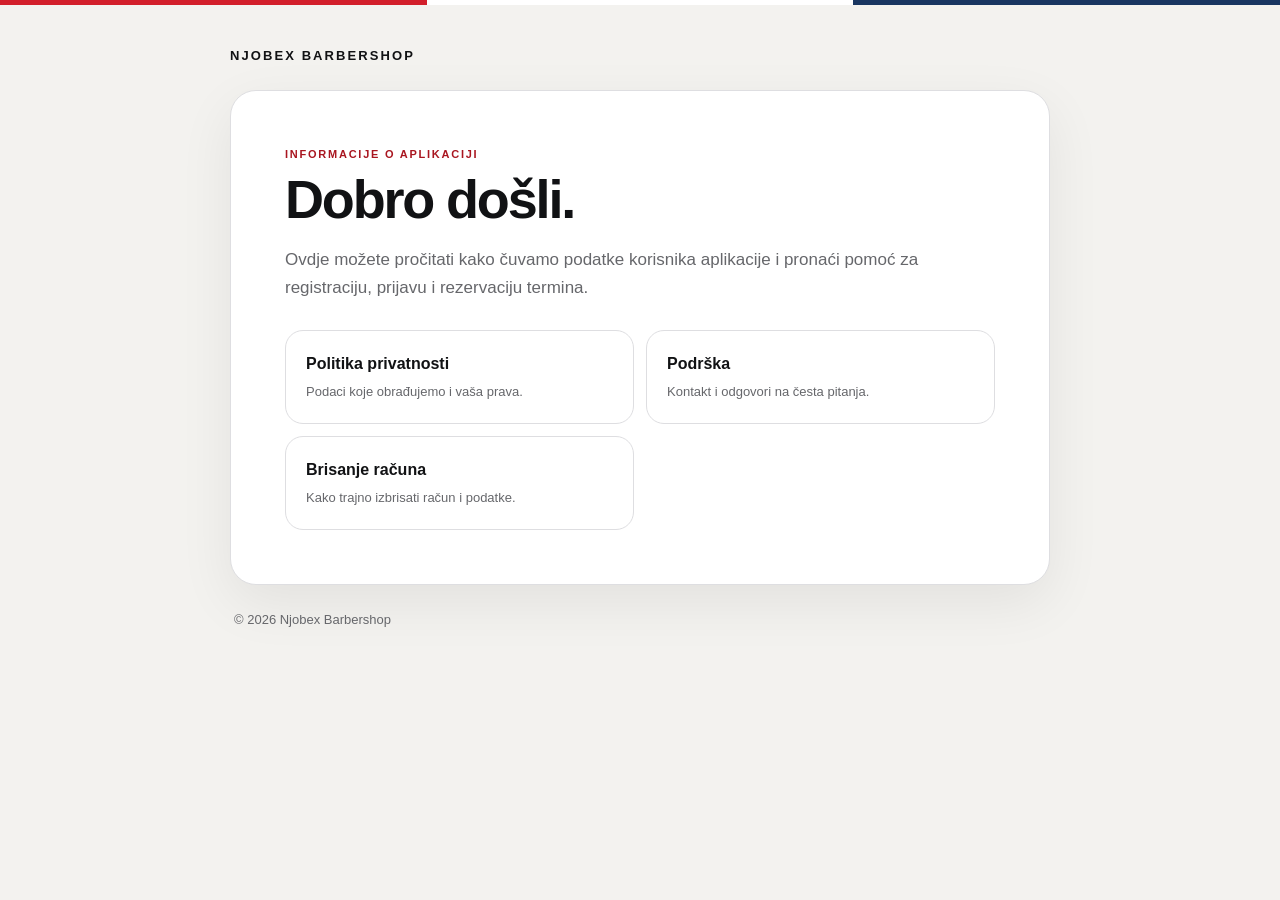
<file: docs/index.html>
<!doctype html>
<html lang="bs">
  <head>
    <meta charset="utf-8" />
    <meta name="viewport" content="width=device-width, initial-scale=1" />
    <meta name="description" content="Privatnost i podrška za aplikaciju Njobex Barbershop." />
    <title>Njobex Barbershop</title>
    <link rel="stylesheet" href="styles.css" />
  </head>
  <body>
    <div class="stripe"></div>
    <main class="page">
      <div class="brand">Njobex Barbershop</div>
      <section class="card">
        <p class="eyebrow">Informacije o aplikaciji</p>
        <h1>Dobro došli.</h1>
        <p class="lead">
          Ovdje možete pročitati kako čuvamo podatke korisnika aplikacije i pronaći pomoć
          za registraciju, prijavu i rezervaciju termina.
        </p>
        <div class="links">
          <a class="link-card" href="privacy-policy.html">
            Politika privatnosti
            <span>Podaci koje obrađujemo i vaša prava.</span>
          </a>
          <a class="link-card" href="support.html">
            Podrška
            <span>Kontakt i odgovori na česta pitanja.</span>
          </a>
          <a class="link-card" href="delete-account.html">
            Brisanje računa
            <span>Kako trajno izbrisati račun i podatke.</span>
          </a>
        </div>
      </section>
      <footer>© 2026 Njobex Barbershop</footer>
    </main>
  </body>
</html>
</file>
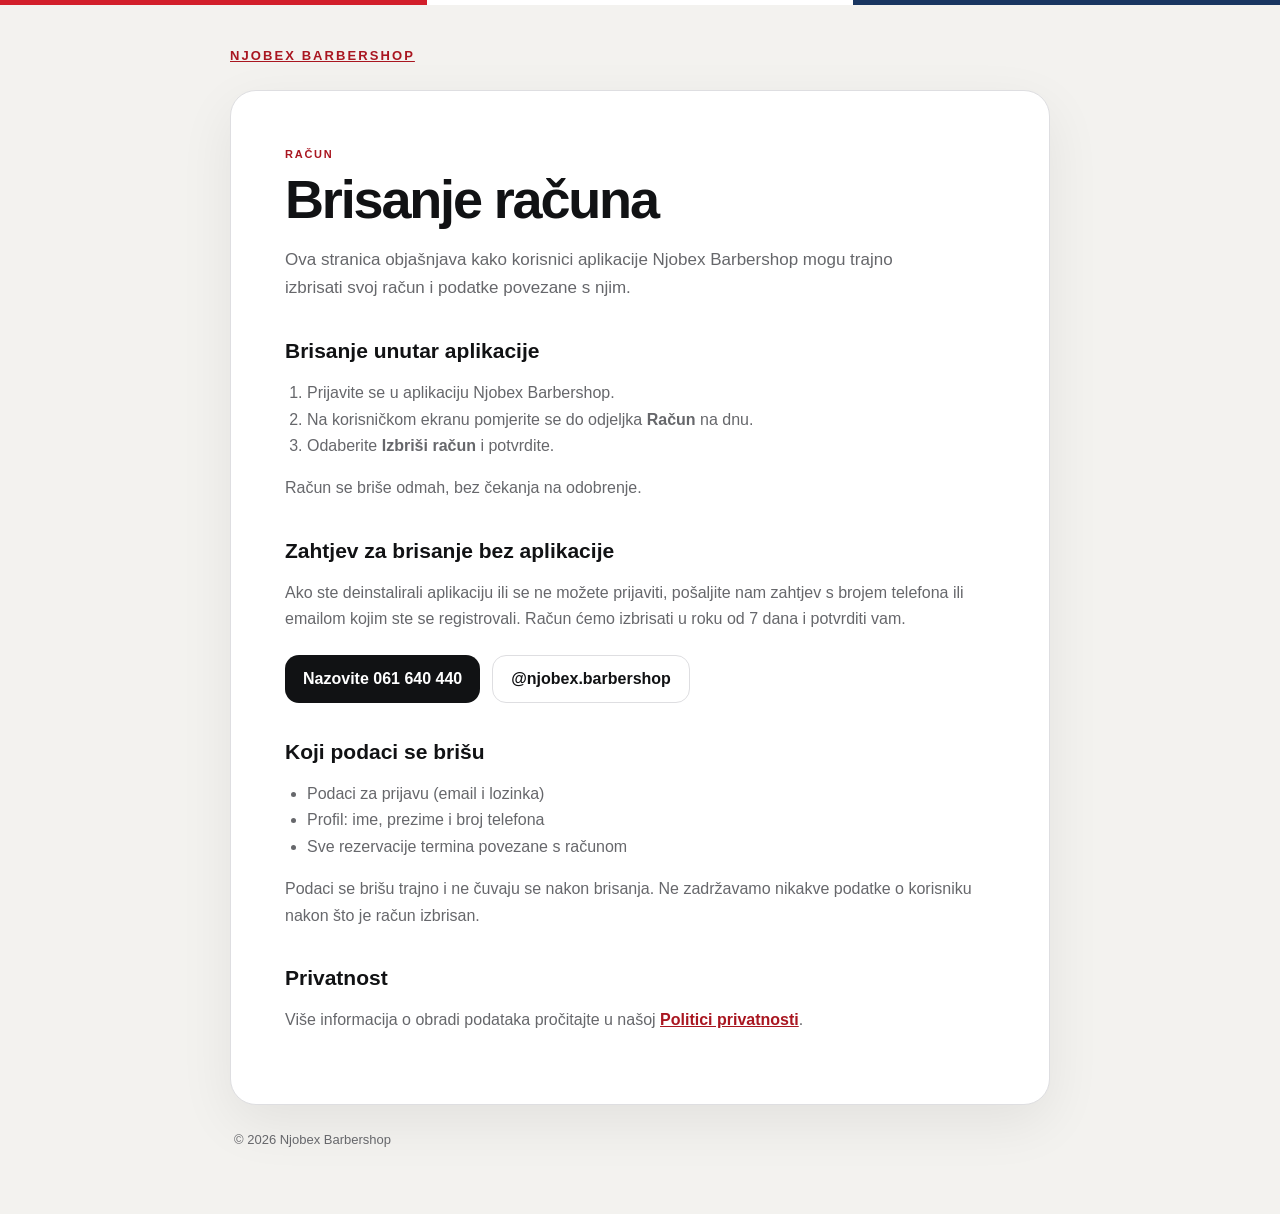
<file: docs/delete-account.html>
<!doctype html>
<html lang="bs">
  <head>
    <meta charset="utf-8" />
    <meta name="viewport" content="width=device-width, initial-scale=1" />
    <meta name="description" content="Kako izbrisati račun u aplikaciji Njobex Barbershop." />
    <title>Brisanje računa — Njobex Barbershop</title>
    <link rel="stylesheet" href="styles.css" />
  </head>
  <body>
    <div class="stripe"></div>
    <main class="page">
      <div class="brand"><a href="index.html">Njobex Barbershop</a></div>
      <article class="card">
        <p class="eyebrow">Račun</p>
        <h1>Brisanje računa</h1>
        <p class="lead">
          Ova stranica objašnjava kako korisnici aplikacije Njobex Barbershop mogu trajno izbrisati svoj račun i podatke povezane s njim.
        </p>

        <h2>Brisanje unutar aplikacije</h2>
        <ol>
          <li>Prijavite se u aplikaciju Njobex Barbershop.</li>
          <li>Na korisničkom ekranu pomjerite se do odjeljka <strong>Račun</strong> na dnu.</li>
          <li>Odaberite <strong>Izbriši račun</strong> i potvrdite.</li>
        </ol>
        <p>Račun se briše odmah, bez čekanja na odobrenje.</p>

        <h2>Zahtjev za brisanje bez aplikacije</h2>
        <p>
          Ako ste deinstalirali aplikaciju ili se ne možete prijaviti, pošaljite nam zahtjev
          s brojem telefona ili emailom kojim ste se registrovali. Račun ćemo izbrisati u
          roku od 7 dana i potvrditi vam.
        </p>
        <div class="contact">
          <a class="button" href="tel:+38761640440">Nazovite 061 640 440</a>
          <a class="button secondary" href="https://www.instagram.com/njobex.barbershop/">
            @njobex.barbershop
          </a>
        </div>

        <h2>Koji podaci se brišu</h2>
        <ul>
          <li>Podaci za prijavu (email i lozinka)</li>
          <li>Profil: ime, prezime i broj telefona</li>
          <li>Sve rezervacije termina povezane s računom</li>
        </ul>
        <p>
          Podaci se brišu trajno i ne čuvaju se nakon brisanja. Ne zadržavamo nikakve podatke
          o korisniku nakon što je račun izbrisan.
        </p>

        <h2>Privatnost</h2>
        <p>
          Više informacija o obradi podataka pročitajte u našoj
          <a href="privacy-policy.html">Politici privatnosti</a>.
        </p>
      </article>
      <footer>© 2026 Njobex Barbershop</footer>
    </main>
  </body>
</html>
</file>
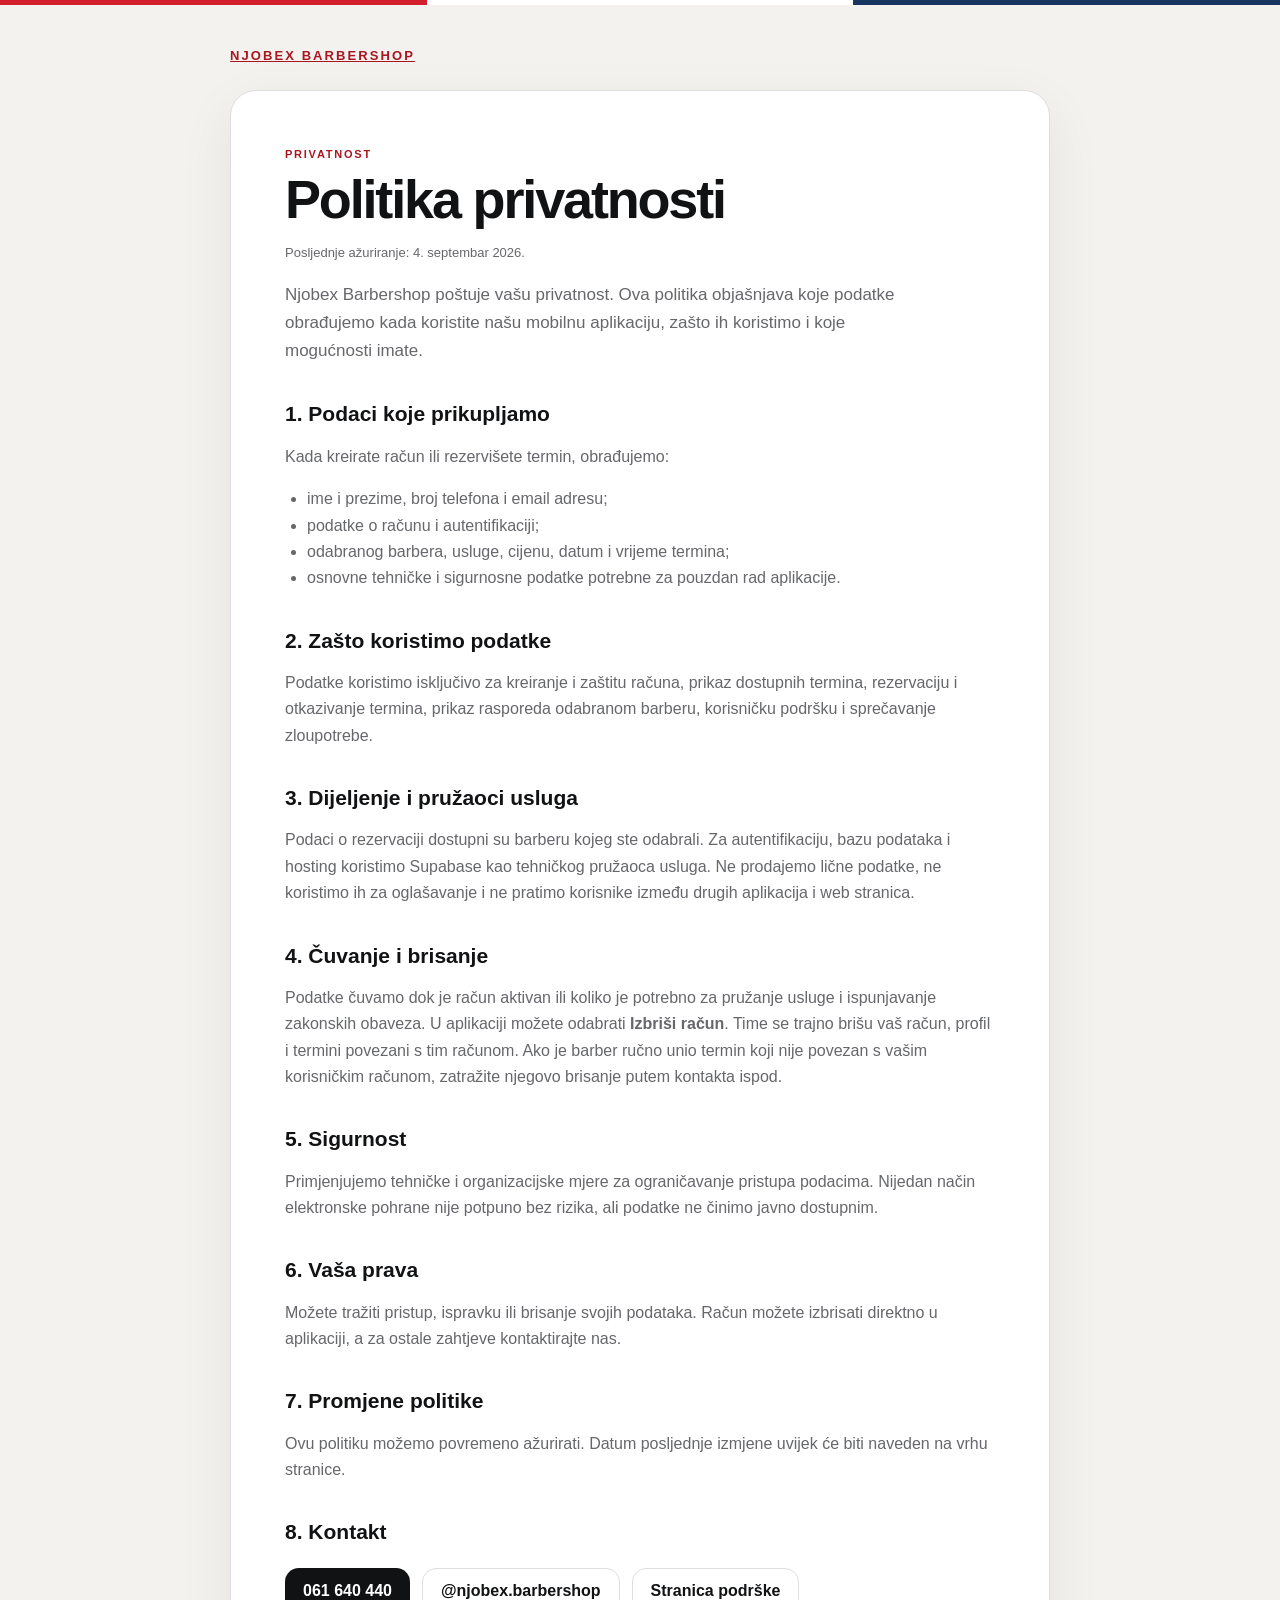
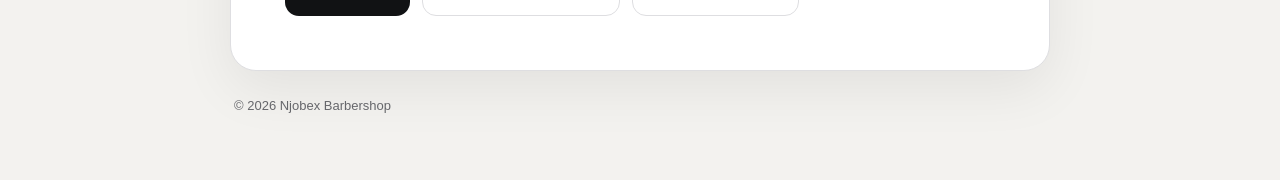
<file: docs/privacy-policy.html>
<!doctype html>
<html lang="bs">
  <head>
    <meta charset="utf-8" />
    <meta name="viewport" content="width=device-width, initial-scale=1" />
    <meta name="description" content="Politika privatnosti aplikacije Njobex Barbershop." />
    <title>Politika privatnosti — Njobex Barbershop</title>
    <link rel="stylesheet" href="styles.css" />
  </head>
  <body>
    <div class="stripe"></div>
    <main class="page">
      <div class="brand"><a href="index.html">Njobex Barbershop</a></div>
      <article class="card">
        <p class="eyebrow">Privatnost</p>
        <h1>Politika privatnosti</h1>
        <p class="meta">Posljednje ažuriranje: 4. septembar 2026.</p>

        <p class="lead">
          Njobex Barbershop poštuje vašu privatnost. Ova politika objašnjava koje podatke
          obrađujemo kada koristite našu mobilnu aplikaciju, zašto ih koristimo i koje
          mogućnosti imate.
        </p>

        <h2>1. Podaci koje prikupljamo</h2>
        <p>Kada kreirate račun ili rezervišete termin, obrađujemo:</p>
        <ul>
          <li>ime i prezime, broj telefona i email adresu;</li>
          <li>podatke o računu i autentifikaciji;</li>
          <li>odabranog barbera, usluge, cijenu, datum i vrijeme termina;</li>
          <li>osnovne tehničke i sigurnosne podatke potrebne za pouzdan rad aplikacije.</li>
        </ul>

        <h2>2. Zašto koristimo podatke</h2>
        <p>
          Podatke koristimo isključivo za kreiranje i zaštitu računa, prikaz dostupnih
          termina, rezervaciju i otkazivanje termina, prikaz rasporeda odabranom barberu,
          korisničku podršku i sprečavanje zloupotrebe.
        </p>

        <h2>3. Dijeljenje i pružaoci usluga</h2>
        <p>
          Podaci o rezervaciji dostupni su barberu kojeg ste odabrali. Za autentifikaciju,
          bazu podataka i hosting koristimo Supabase kao tehničkog pružaoca usluga. Ne
          prodajemo lične podatke, ne koristimo ih za oglašavanje i ne pratimo korisnike
          između drugih aplikacija i web stranica.
        </p>

        <h2>4. Čuvanje i brisanje</h2>
        <p>
          Podatke čuvamo dok je račun aktivan ili koliko je potrebno za pružanje usluge i
          ispunjavanje zakonskih obaveza. U aplikaciji možete odabrati
          <strong>Izbriši račun</strong>. Time se trajno brišu vaš račun, profil i termini
          povezani s tim računom. Ako je barber ručno unio termin koji nije povezan s vašim
          korisničkim računom, zatražite njegovo brisanje putem kontakta ispod.
        </p>

        <h2>5. Sigurnost</h2>
        <p>
          Primjenjujemo tehničke i organizacijske mjere za ograničavanje pristupa podacima.
          Nijedan način elektronske pohrane nije potpuno bez rizika, ali podatke ne činimo
          javno dostupnim.
        </p>

        <h2>6. Vaša prava</h2>
        <p>
          Možete tražiti pristup, ispravku ili brisanje svojih podataka. Račun možete
          izbrisati direktno u aplikaciji, a za ostale zahtjeve kontaktirajte nas.
        </p>

        <h2>7. Promjene politike</h2>
        <p>
          Ovu politiku možemo povremeno ažurirati. Datum posljednje izmjene uvijek će biti
          naveden na vrhu stranice.
        </p>

        <h2>8. Kontakt</h2>
        <div class="contact">
          <a class="button" href="tel:+38761640440">061 640 440</a>
          <a class="button secondary" href="https://www.instagram.com/njobex.barbershop/">
            @njobex.barbershop
          </a>
          <a class="button secondary" href="support.html">Stranica podrške</a>
        </div>
      </article>
      <footer>© 2026 Njobex Barbershop</footer>
    </main>
  </body>
</html>
</file>
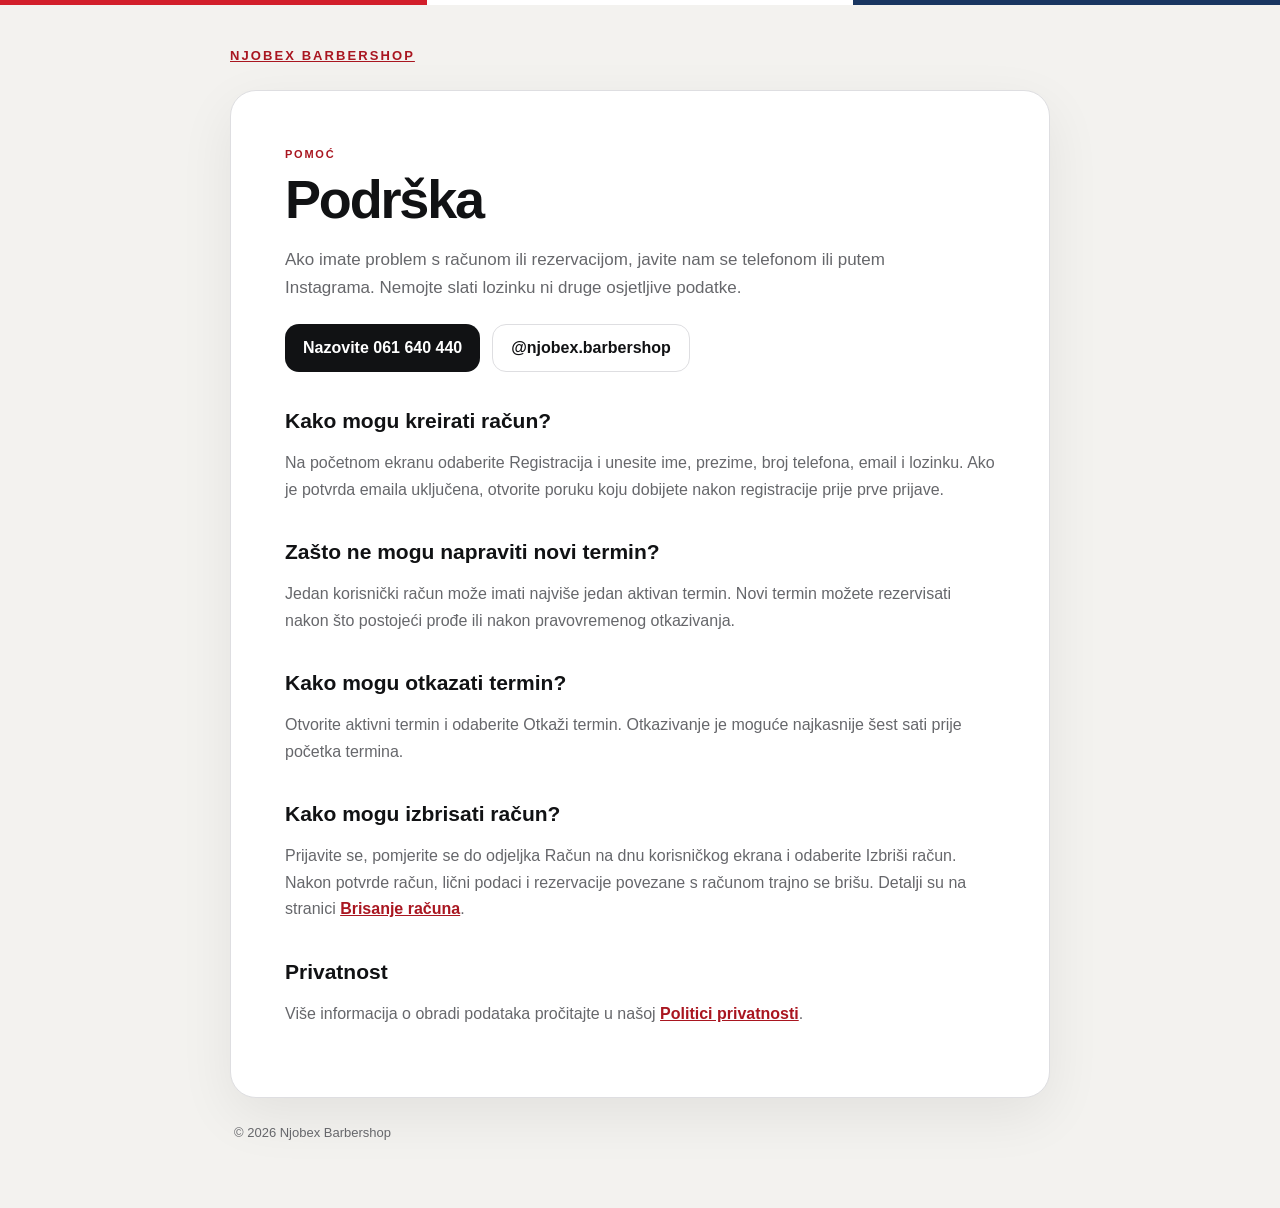
<file: docs/support.html>
<!doctype html>
<html lang="bs">
  <head>
    <meta charset="utf-8" />
    <meta name="viewport" content="width=device-width, initial-scale=1" />
    <meta name="description" content="Podrška za aplikaciju Njobex Barbershop." />
    <title>Podrška — Njobex Barbershop</title>
    <link rel="stylesheet" href="styles.css" />
  </head>
  <body>
    <div class="stripe"></div>
    <main class="page">
      <div class="brand"><a href="index.html">Njobex Barbershop</a></div>
      <article class="card">
        <p class="eyebrow">Pomoć</p>
        <h1>Podrška</h1>
        <p class="lead">
          Ako imate problem s računom ili rezervacijom, javite nam se telefonom ili putem
          Instagrama. Nemojte slati lozinku ni druge osjetljive podatke.
        </p>

        <div class="contact">
          <a class="button" href="tel:+38761640440">Nazovite 061 640 440</a>
          <a class="button secondary" href="https://www.instagram.com/njobex.barbershop/">
            @njobex.barbershop
          </a>
        </div>

        <h2>Kako mogu kreirati račun?</h2>
        <p>
          Na početnom ekranu odaberite Registracija i unesite ime, prezime, broj telefona,
          email i lozinku. Ako je potvrda emaila uključena, otvorite poruku koju dobijete
          nakon registracije prije prve prijave.
        </p>

        <h2>Zašto ne mogu napraviti novi termin?</h2>
        <p>
          Jedan korisnički račun može imati najviše jedan aktivan termin. Novi termin možete
          rezervisati nakon što postojeći prođe ili nakon pravovremenog otkazivanja.
        </p>

        <h2>Kako mogu otkazati termin?</h2>
        <p>
          Otvorite aktivni termin i odaberite Otkaži termin. Otkazivanje je moguće najkasnije
          šest sati prije početka termina.
        </p>

        <h2>Kako mogu izbrisati račun?</h2>
        <p>
          Prijavite se, pomjerite se do odjeljka Račun na dnu korisničkog ekrana i odaberite
          Izbriši račun. Nakon potvrde račun, lični podaci i rezervacije povezane s računom
          trajno se brišu. Detalji su na stranici
          <a href="delete-account.html">Brisanje računa</a>.
        </p>

        <h2>Privatnost</h2>
        <p>
          Više informacija o obradi podataka pročitajte u našoj
          <a href="privacy-policy.html">Politici privatnosti</a>.
        </p>
      </article>
      <footer>© 2026 Njobex Barbershop</footer>
    </main>
  </body>
</html>
</file>
<file: docs/styles.css>
:root {
  color-scheme: light;
  --canvas: #f3f2ef;
  --surface: #ffffff;
  --ink: #111214;
  --muted: #66676b;
  --line: #dedee1;
  --red: #d21f2b;
  --red-dark: #a91620;
  --blue: #193661;
}

* {
  box-sizing: border-box;
}

body {
  margin: 0;
  background: var(--canvas);
  color: var(--ink);
  font-family: -apple-system, BlinkMacSystemFont, "Segoe UI", sans-serif;
  line-height: 1.65;
}

a {
  color: var(--red-dark);
  font-weight: 700;
}

.stripe {
  height: 5px;
  background: linear-gradient(90deg, var(--red) 0 33.33%, #fff 33.33% 66.66%, var(--blue) 66.66%);
}

.page {
  width: min(820px, calc(100% - 32px));
  margin: 40px auto;
}

.brand {
  margin-bottom: 24px;
  font-size: 13px;
  font-weight: 900;
  letter-spacing: 0.16em;
  text-transform: uppercase;
}

.card {
  padding: clamp(24px, 6vw, 54px);
  border: 1px solid var(--line);
  border-radius: 26px;
  background: var(--surface);
  box-shadow: 0 18px 55px rgba(17, 18, 20, 0.07);
}

.eyebrow {
  margin: 0 0 6px;
  color: var(--red-dark);
  font-size: 11px;
  font-weight: 900;
  letter-spacing: 0.16em;
  text-transform: uppercase;
}

h1 {
  margin: 0;
  font-size: clamp(34px, 8vw, 54px);
  line-height: 1.08;
  letter-spacing: -0.04em;
}

h2 {
  margin: 36px 0 8px;
  font-size: 21px;
  line-height: 1.25;
}

p,
li {
  color: var(--muted);
}

ul,
ol {
  padding-left: 22px;
}

.lead {
  max-width: 650px;
  margin-top: 18px;
  font-size: 17px;
}

.meta {
  margin: 14px 0 0;
  color: var(--muted);
  font-size: 13px;
}

.links {
  display: grid;
  grid-template-columns: repeat(2, minmax(0, 1fr));
  gap: 12px;
  margin-top: 28px;
}

.link-card {
  display: block;
  padding: 20px;
  border: 1px solid var(--line);
  border-radius: 18px;
  color: var(--ink);
  text-decoration: none;
}

.link-card:hover,
.link-card:focus-visible {
  border-color: var(--red);
  outline: none;
}

.link-card span {
  display: block;
  margin-top: 4px;
  color: var(--muted);
  font-size: 13px;
  font-weight: 400;
}

.contact {
  display: flex;
  flex-wrap: wrap;
  gap: 12px;
  margin-top: 22px;
}

.button {
  display: inline-flex;
  min-height: 48px;
  align-items: center;
  padding: 0 18px;
  border-radius: 14px;
  background: var(--ink);
  color: #fff;
  text-decoration: none;
}

.button.secondary {
  border: 1px solid var(--line);
  background: var(--surface);
  color: var(--ink);
}

footer {
  padding: 24px 4px;
  color: var(--muted);
  font-size: 13px;
}

@media (max-width: 600px) {
  .page {
    margin: 22px auto;
  }

  .links {
    grid-template-columns: 1fr;
  }
}
</file>
